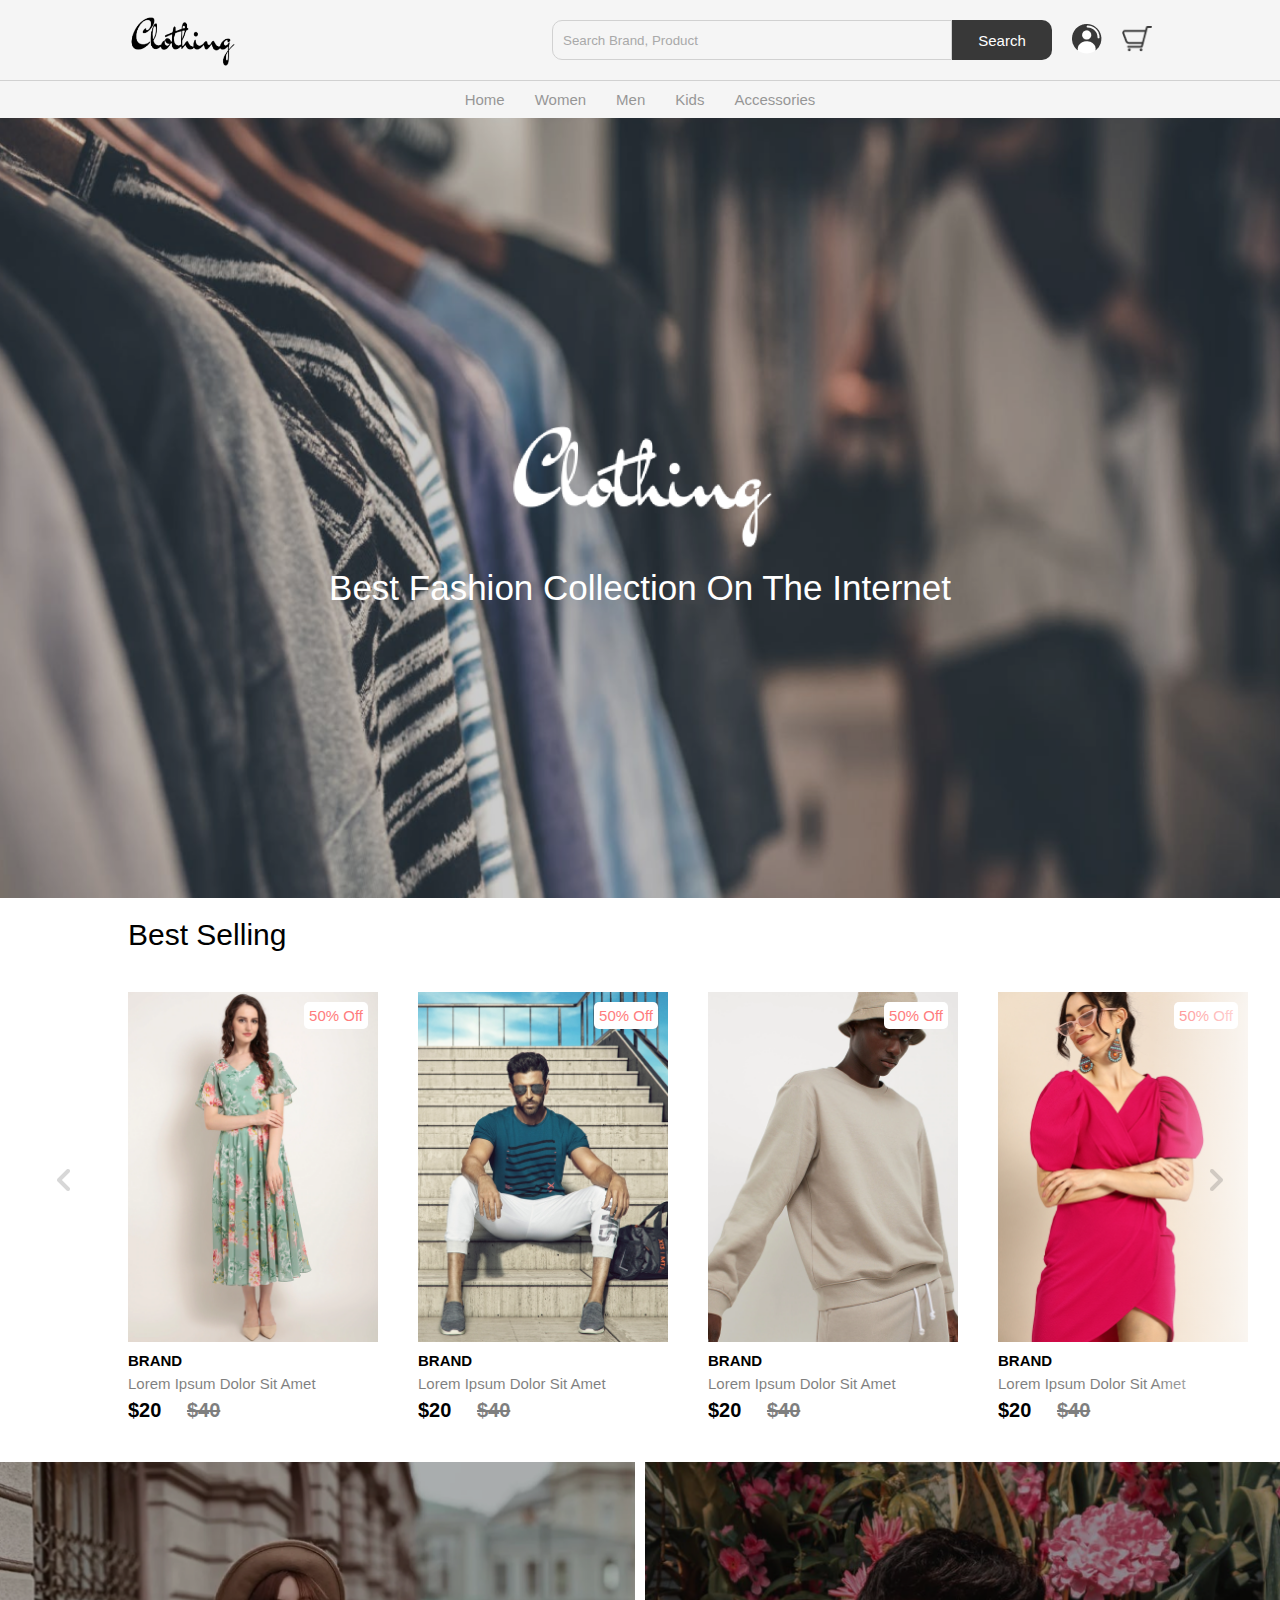
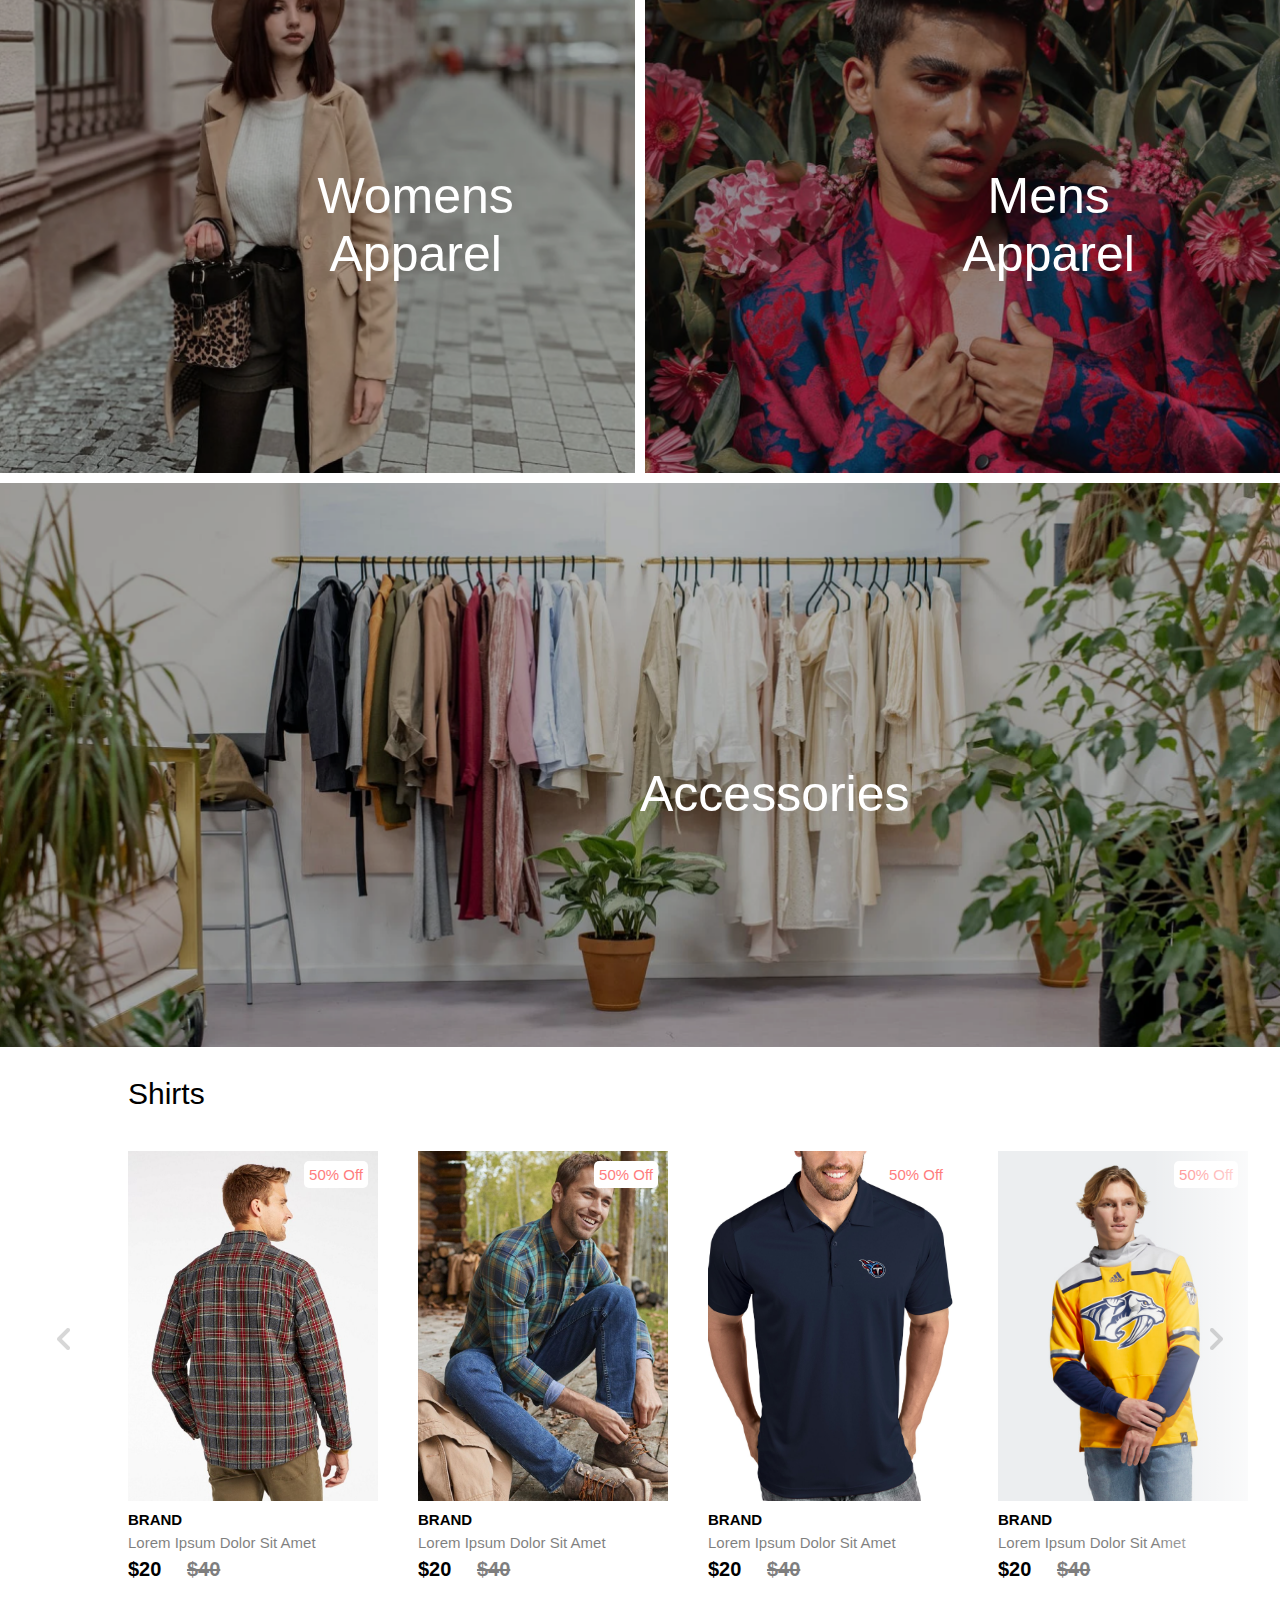
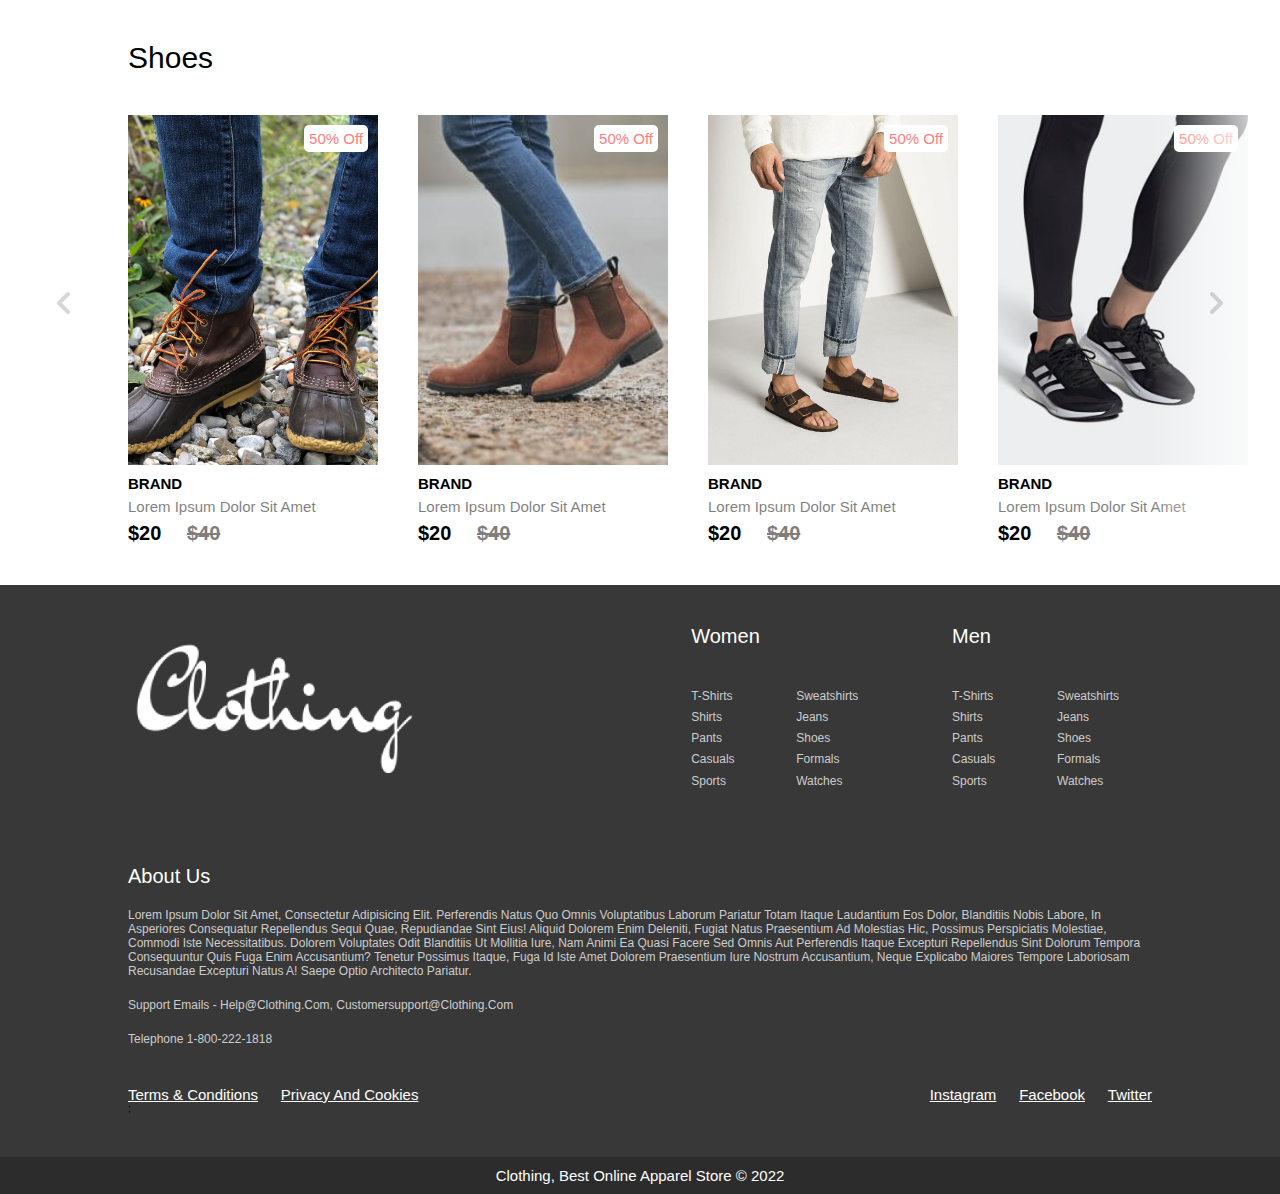
<file: public/index.html>
<!DOCTYPE html>
<html lang="en">
<head>
    <meta charset="UTF-8">
    <meta http-equiv="X-UA-Compatible" content="IE=edge">
    <meta name="viewport" content="width=device-width, initial-scale=1.0">
    <title>Clothing - Best Apparels Online Store</title>
    <link rel="stylesheet" href="css/home.css">
</head>
<body>

    <!-- navigation -->
    <nav class="navbar">
    </nav>

    <!-- hero section -->
    <header class="hero-section">
        <div class="content">
            <img src="img/light-logo.png" class="logo" alt="" />
            <p class="sub-heading">best fashion collection on the internet</p>
        </div>
    </header>


    <!-- cards container -->
    <section class="product">
        <h2 class="product-category">best selling</h2>
        <button class="previous-btn"><img src="img/arrow.png" alt=""></button>
        <button class="next-btn"><img src="img/arrow.png" alt=""></button>
        <div class="product-container">
            <div class="product-card">
                <div class="product-image">
                    <span class="discount-tag">50% off</span>
                    <img src="img/card1.png" alt="" class="product-thumb" />
                    <button class="card-btn">add to wishlist</button>
                </div>
                <div class="product-info">
                    <h2 class="product-brand">brand</h2>
                    <p class="product-description">Lorem ipsum dolor sit amet consectetur adipisicing.</p>
                    <span class="price">$20 <span class="actual-price">$40</span></span>
                </div>
            </div>
            <div class="product-card">
                <div class="product-image">
                    <span class="discount-tag">50% off</span>
                    <img src="img/card2.png" alt="" class="product-thumb" />
                    <button class="card-btn">add to wishlist</button>
                </div>
                <div class="product-info">
                    <h2 class="product-brand">brand</h2>
                    <p class="product-description">Lorem ipsum dolor sit amet consectetur adipisicing.</p>
                    <span class="price">$20 <span class="actual-price">$40</span></span>
                </div>
            </div>
            <div class="product-card">
                <div class="product-image">
                    <span class="discount-tag">50% off</span>
                    <img src="img/card3.png" alt="" class="product-thumb" />
                    <button class="card-btn">add to wishlist</button>
                </div>
                <div class="product-info">
                    <h2 class="product-brand">brand</h2>
                    <p class="product-description">Lorem ipsum dolor sit amet consectetur adipisicing.</p>
                    <span class="price">$20 <span class="actual-price">$40</span></span>
                </div>
            </div>
            <div class="product-card">
                <div class="product-image">
                    <span class="discount-tag">50% off</span>
                    <img src="img/card4.png" alt="" class="product-thumb" />
                    <button class="card-btn">add to wishlist</button>
                </div>
                <div class="product-info">
                    <h2 class="product-brand">brand</h2>
                    <p class="product-description">Lorem ipsum dolor sit amet consectetur adipisicing.</p>
                    <span class="price">$20 <span class="actual-price">$40</span></span>
                </div>
            </div>
            <div class="product-card">
                <div class="product-image">
                    <span class="discount-tag">50% off</span>
                    <img src="img/card5.png" alt="" class="product-thumb" />
                    <button class="card-btn">add to wishlist</button>
                </div>
                <div class="product-info">
                    <h2 class="product-brand">brand</h2>
                    <p class="product-description">Lorem ipsum dolor sit amet consectetur adipisicing.</p>
                    <span class="price">$20 <span class="actual-price">$40</span></span>
                </div>
            </div>
            <div class="product-card">
                <div class="product-image">
                    <span class="discount-tag">50% off</span>
                    <img src="img/card6.png" alt="" class="product-thumb" />
                    <button class="card-btn">add to wishlist</button>
                </div>
                <div class="product-info">
                    <h2 class="product-brand">brand</h2>
                    <p class="product-description">Lorem ipsum dolor sit amet consectetur adipisicing.</p>
                    <span class="price">$20 <span class="actual-price">$40</span></span>
                </div>
            </div>
            <div class="product-card">
                <div class="product-image">
                    <span class="discount-tag">50% off</span>
                    <img src="img/card7.png" alt="" class="product-thumb" />
                    <button class="card-btn">add to wishlist</button>
                </div>
                <div class="product-info">
                    <h2 class="product-brand">brand</h2>
                    <p class="product-description">Lorem ipsum dolor sit amet consectetur adipisicing.</p>
                    <span class="price">$20 <span class="actual-price">$40</span></span>
                </div>
            </div>
            <div class="product-card">
                <div class="product-image">
                    <span class="discount-tag">50% off</span>
                    <img src="img/card8.png" alt="" class="product-thumb" />
                    <button class="card-btn">add to wishlist</button>
                </div>
                <div class="product-info">
                    <h2 class="product-brand">brand</h2>
                    <p class="product-description">Lorem ipsum dolor sit amet consectetur adipisicing.</p>
                    <span class="price">$20 <span class="actual-price">$40</span></span>
                </div>
            </div>
        </div>
    </section>


    <!-- gallery/collection -->
    <section class="collection-container">
        <a href="#" class="collection">
            <img src="img/women-collection.png" alt="" />
            <p class="collection-title">womens <br> apparel</p>
        </a>
        <a href="#" class="collection">
            <img src="img/men-collection.png" alt="" />
            <p class="collection-title">mens <br> apparel</p>
        </a>
        <a href="#" class="collection">
            <img src="img/accessories-collection.png" alt="" />
            <p class="collection-title">accessories</p>
        </a>
    </section>

    <!-- card container -->
    <section class="product">
        <h2 class="product-category">Shirts</h2>
        <button class="previous-btn"><img src="img/arrow.png" alt=""></button>
        <button class="next-btn"><img src="img/arrow.png" alt=""></button>
        <div class="product-container">
            <div class="product-card">
                <div class="product-image">
                    <span class="discount-tag">50% off</span>
                    <img src="img/ll-bean-flannel.jpg" alt="" class="product-thumb" />
                    <button class="card-btn">add to wishlist</button>
                </div>
                <div class="product-info">
                    <h2 class="product-brand">brand</h2>
                    <p class="product-description">Lorem ipsum dolor sit amet consectetur adipisicing.</p>
                    <span class="price">$20 <span class="actual-price">$40</span></span>
                </div>
            </div>
            <div class="product-card">
                <div class="product-image">
                    <span class="discount-tag">50% off</span>
                    <img src="img/ll-bean-flannel-2.jpg" alt="" class="product-thumb" />
                    <button class="card-btn">add to wishlist</button>
                </div>
                <div class="product-info">
                    <h2 class="product-brand">brand</h2>
                    <p class="product-description">Lorem ipsum dolor sit amet consectetur adipisicing.</p>
                    <span class="price">$20 <span class="actual-price">$40</span></span>
                </div>
            </div>
            <div class="product-card">
                <div class="product-image">
                    <span class="discount-tag">50% off</span>
                    <img src="img/titans-polo.jpeg" alt="" class="product-thumb" />
                    <button class="card-btn">add to wishlist</button>
                </div>
                <div class="product-info">
                    <h2 class="product-brand">brand</h2>
                    <p class="product-description">Lorem ipsum dolor sit amet consectetur adipisicing.</p>
                    <span class="price">$20 <span class="actual-price">$40</span></span>
                </div>
            </div>
            <div class="product-card">
                <div class="product-image">
                    <span class="discount-tag">50% off</span>
                    <img src="img/predators-jersey.jpg" alt="" class="product-thumb" />
                    <button class="card-btn">add to wishlist</button>
                </div>
                <div class="product-info">
                    <h2 class="product-brand">brand</h2>
                    <p class="product-description">Lorem ipsum dolor sit amet consectetur adipisicing.</p>
                    <span class="price">$20 <span class="actual-price">$40</span></span>
                </div>
            </div>
            <div class="product-card">
                <div class="product-image">
                    <span class="discount-tag">50% off</span>
                    <img src="img/osasuna-kit.jpg" alt="" class="product-thumb" />
                    <button class="card-btn">add to wishlist</button>
                </div>
                <div class="product-info">
                    <h2 class="product-brand">brand</h2>
                    <p class="product-description">Lorem ipsum dolor sit amet consectetur adipisicing.</p>
                    <span class="price">$20 <span class="actual-price">$40</span></span>
                </div>
            </div>
            <div class="product-card">
                <div class="product-image">
                    <span class="discount-tag">50% off</span>
                    <img src="img/periphery-tee.jpg" alt="" class="product-thumb" />
                    <button class="card-btn">add to wishlist</button>
                </div>
                <div class="product-info">
                    <h2 class="product-brand">brand</h2>
                    <p class="product-description">Lorem ipsum dolor sit amet consectetur adipisicing.</p>
                    <span class="price">$20 <span class="actual-price">$40</span></span>
                </div>
            </div>
            <div class="product-card">
                <div class="product-image">
                    <span class="discount-tag">50% off</span>
                    <img src="img/spiritbox-tee.jpg" alt="" class="product-thumb" />
                    <button class="card-btn">add to wishlist</button>
                </div>
                <div class="product-info">
                    <h2 class="product-brand">brand</h2>
                    <p class="product-description">Lorem ipsum dolor sit amet consectetur adipisicing.</p>
                    <span class="price">$20 <span class="actual-price">$40</span></span>
                </div>
            </div>
            <div class="product-card">
                <div class="product-image">
                    <span class="discount-tag">50% off</span>
                    <img src="img/kol-tee.jpg" alt="" class="product-thumb" />
                    <button class="card-btn">add to wishlist</button>
                </div>
                <div class="product-info">
                    <h2 class="product-brand">brand</h2>
                    <p class="product-description">Lorem ipsum dolor sit amet consectetur adipisicing.</p>
                    <span class="price">$20 <span class="actual-price">$40</span></span>
                </div>
            </div>
        </div>
    </section>

        <!-- card container -->
    <section class="product">
        <h2 class="product-category">Shoes</h2>
        <button class="previous-btn"><img src="img/arrow.png" alt=""></button>
        <button class="next-btn"><img src="img/arrow.png" alt=""></button>
        <div class="product-container">
            <div class="product-card">
                <div class="product-image">
                    <span class="discount-tag">50% off</span>
                    <img src="img/ll-bean-boot.jpg" alt="" class="product-thumb" />
                    <button class="card-btn">add to wishlist</button>
                </div>
                <div class="product-info">
                    <h2 class="product-brand">brand</h2>
                    <p class="product-description">Lorem ipsum dolor sit amet consectetur adipisicing.</p>
                    <span class="price">$20 <span class="actual-price">$40</span></span>
                </div>
            </div>
            <div class="product-card">
                <div class="product-image">
                    <span class="discount-tag">50% off</span>
                    <img src="img/chelsea-boot.jpg" alt="" class="product-thumb" />
                    <button class="card-btn">add to wishlist</button>
                </div>
                <div class="product-info">
                    <h2 class="product-brand">brand</h2>
                    <p class="product-description">Lorem ipsum dolor sit amet consectetur adipisicing.</p>
                    <span class="price">$20 <span class="actual-price">$40</span></span>
                </div>
            </div>
            <div class="product-card">
                <div class="product-image">
                    <span class="discount-tag">50% off</span>
                    <img src="img/birkenstock.jpg" alt="" class="product-thumb" />
                    <button class="card-btn">add to wishlist</button>
                </div>
                <div class="product-info">
                    <h2 class="product-brand">brand</h2>
                    <p class="product-description">Lorem ipsum dolor sit amet consectetur adipisicing.</p>
                    <span class="price">$20 <span class="actual-price">$40</span></span>
                </div>
            </div>
            <div class="product-card">
                <div class="product-image">
                    <span class="discount-tag">50% off</span>
                    <img src="img/adidas-sneaker.jpg" alt="" class="product-thumb" />
                    <button class="card-btn">add to wishlist</button>
                </div>
                <div class="product-info">
                    <h2 class="product-brand">brand</h2>
                    <p class="product-description">Lorem ipsum dolor sit amet consectetur adipisicing.</p>
                    <span class="price">$20 <span class="actual-price">$40</span></span>
                </div>
            </div>
            <div class="product-card">
                <div class="product-image">
                    <span class="discount-tag">50% off</span>
                    <img src="img/vans-high-top.jpg " alt="" class="product-thumb" />
                    <button class="card-btn">add to wishlist</button>
                </div>
                <div class="product-info">
                    <h2 class="product-brand">brand</h2>
                    <p class="product-description">Lorem ipsum dolor sit amet consectetur adipisicing.</p>
                    <span class="price">$20 <span class="actual-price">$40</span></span>
                </div>
            </div>
            <div class="product-card">
                <div class="product-image">
                    <span class="discount-tag">50% off</span>
                    <img src="img/chacos.webp" alt="" class="product-thumb" />
                    <button class="card-btn">add to wishlist</button>
                </div>
                <div class="product-info">
                    <h2 class="product-brand">brand</h2>
                    <p class="product-description">Lorem ipsum dolor sit amet consectetur adipisicing.</p>
                    <span class="price">$20 <span class="actual-price">$40</span></span>
                </div>
            </div>
            <div class="product-card">
                <div class="product-image">
                    <span class="discount-tag">50% off</span>
                    <img src="img/adidas-wrestling.jpg" alt="" class="product-thumb" />
                    <button class="card-btn">add to wishlist</button>
                </div>
                <div class="product-info">
                    <h2 class="product-brand">brand</h2>
                    <p class="product-description">Lorem ipsum dolor sit amet consectetur adipisicing.</p>
                    <span class="price">$20 <span class="actual-price">$40</span></span>
                </div>
            </div>
            <div class="product-card">
                <div class="product-image">
                    <span class="discount-tag">50% off</span>
                    <img src="img/adidas-football-boots.jpg" alt="" class="product-thumb" />
                    <button class="card-btn">add to wishlist</button>
                </div>
                <div class="product-info">
                    <h2 class="product-brand">brand</h2>
                    <p class="product-description">Lorem ipsum dolor sit amet consectetur adipisicing.</p>
                    <span class="price">$20 <span class="actual-price">$40</span></span>
                </div>
            </div>
        </div>
    </section>

    <footer>
    </footer>

    <script src="js/nav.js"></script>
    <script src="js/footer.js"></script>
    <script src="js/home.js"></script>

</body>
</html>
</file>
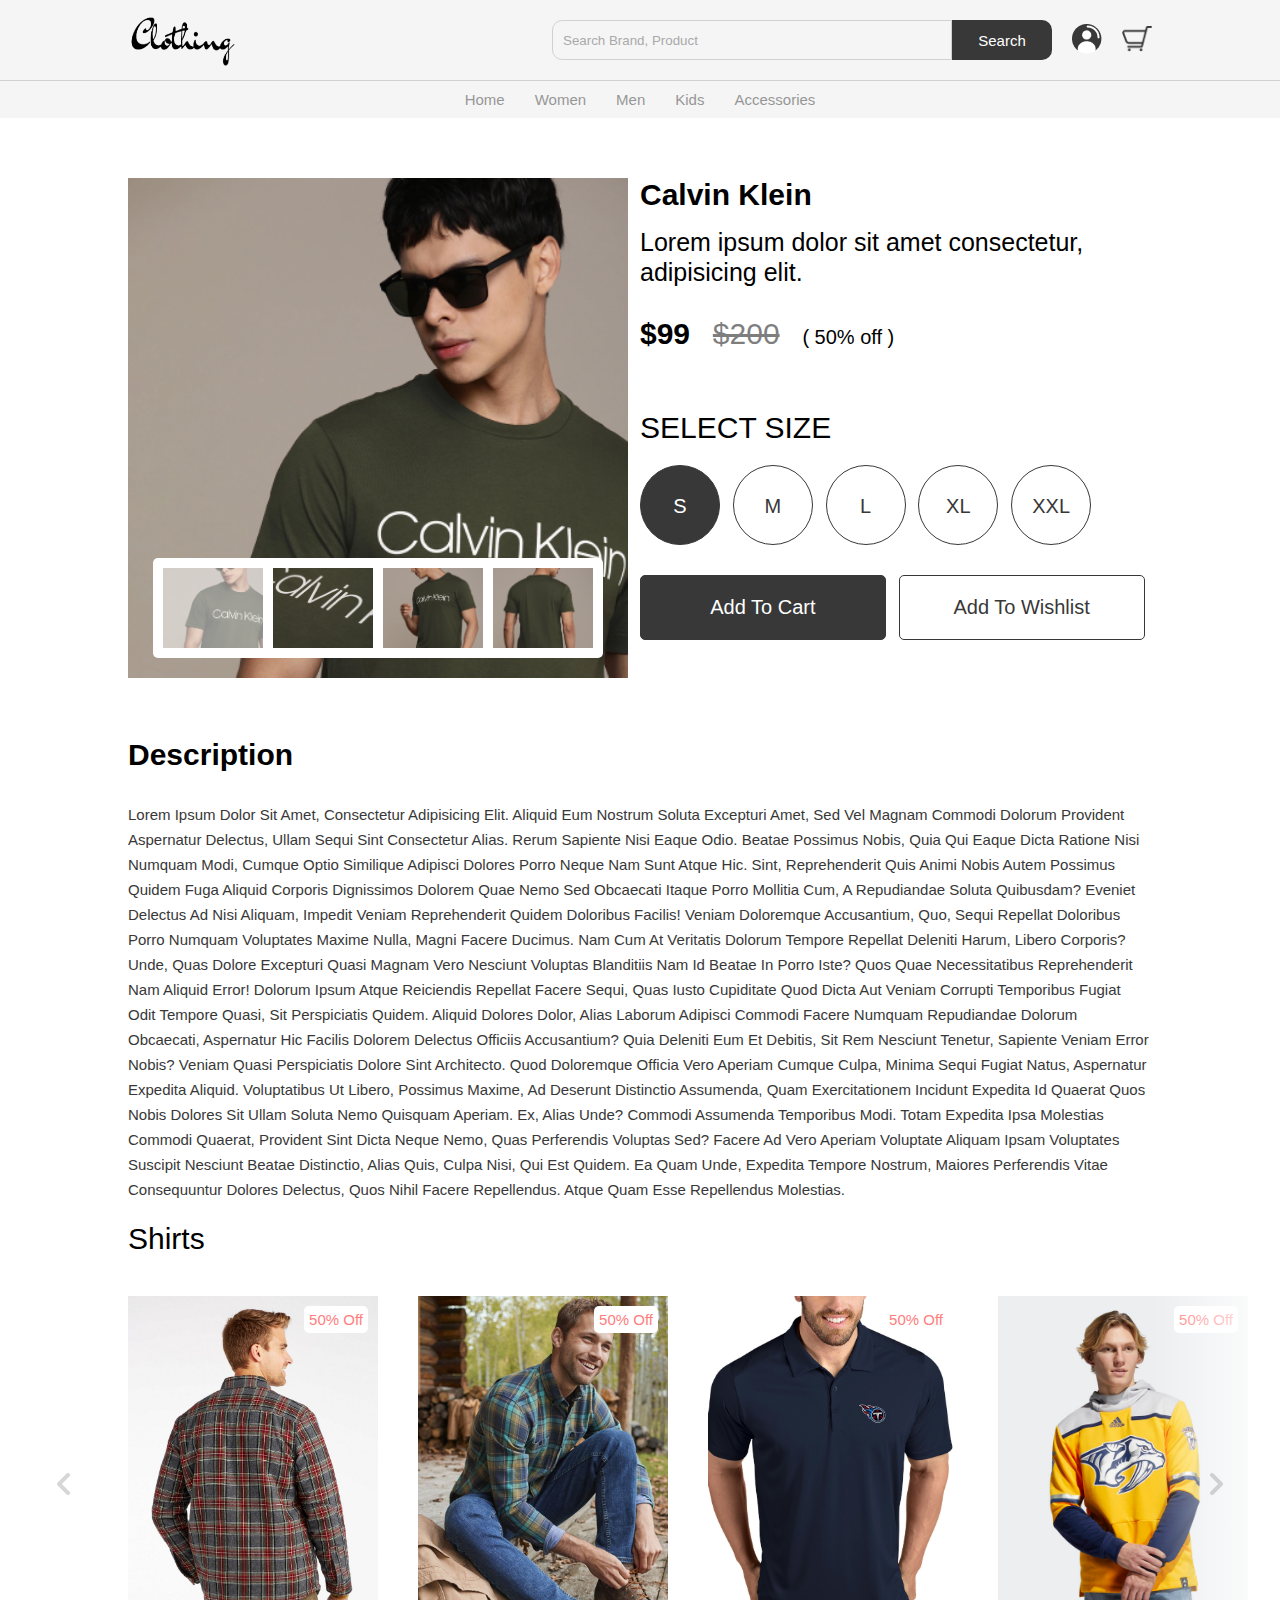
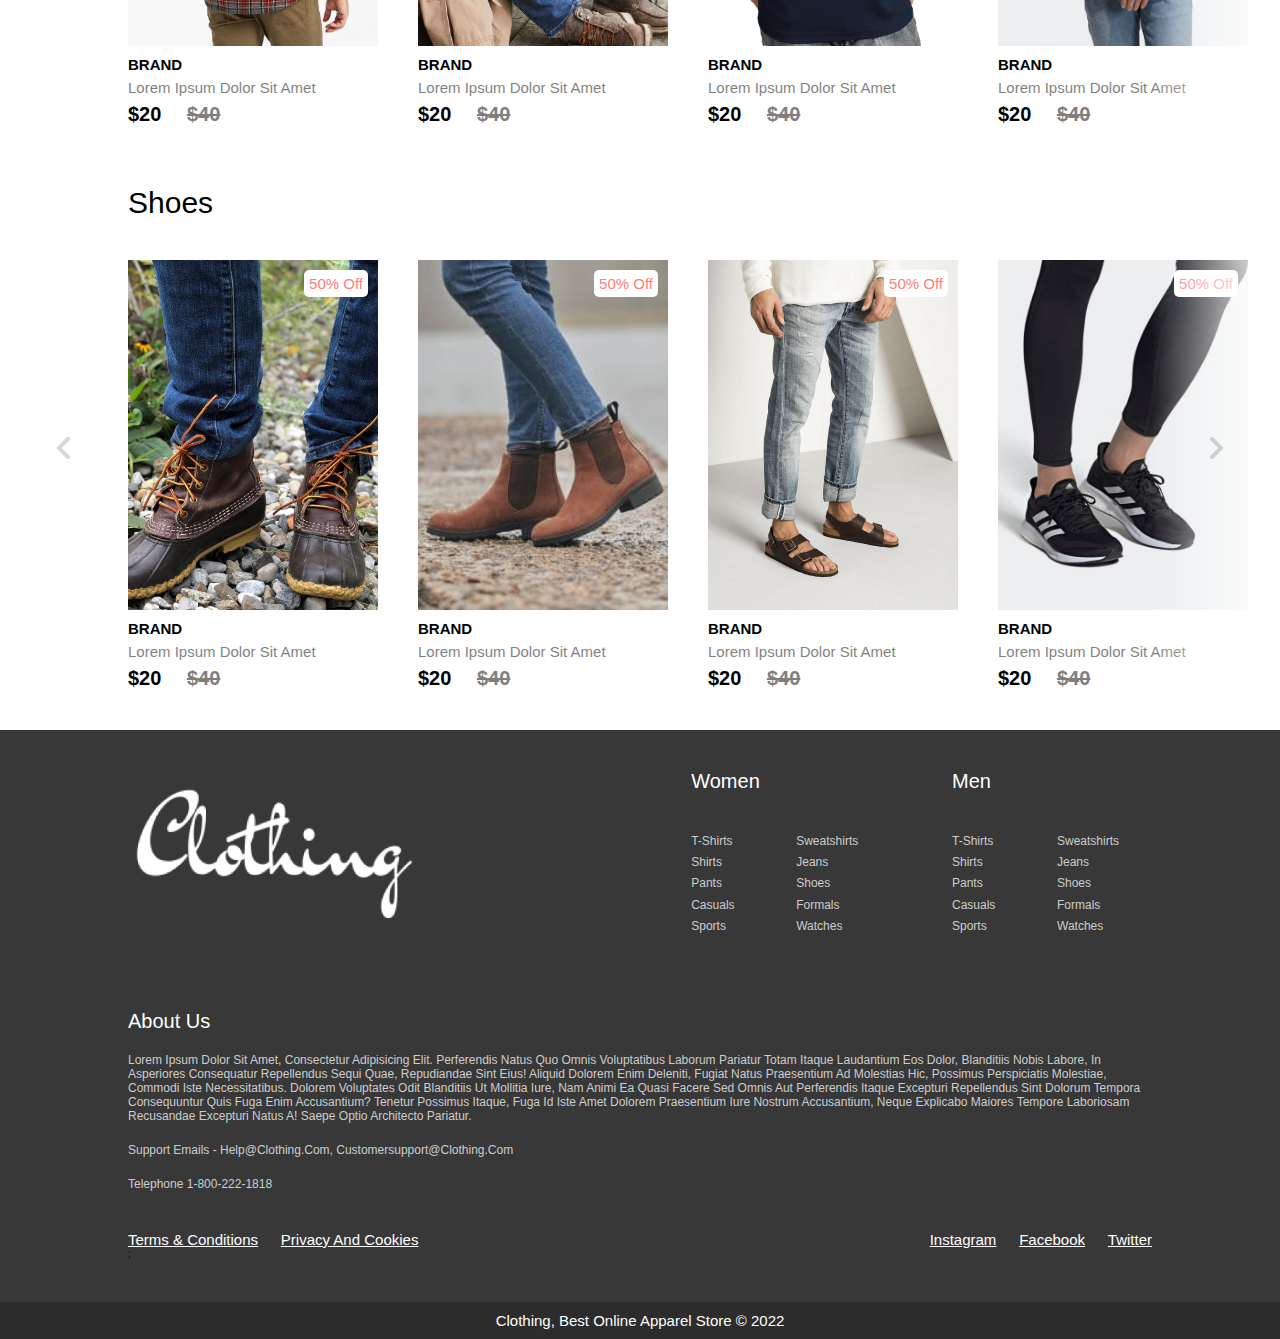
<file: public/product.html>
<!DOCTYPE html>
<html lang="en">
<head>
    <meta charset="UTF-8">
    <meta http-equiv="X-UA-Compatible" content="IE=edge">
    <meta name="viewport" content="width=device-width, initial-scale=1.0">
    <title>Product - </title>
    <link rel="stylesheet" href="css/home.css" />
    <link rel="stylesheet" href="css/product.css" />
</head>
<body>

    <!-- navigation -->
    <nav class="navbar"></nav>

    <section class="product-details">
        <div class="image-slider">
            <div class="product-images">
                <img src="img/product image 1.png" class="active" alt="" />
                <img src="img/product image 2.png" alt="" />
                <img src="img/product image 3.png" alt="" />
                <img src="img/product image 4.png" alt="" />
            </div>
        </div>
        <div class="details">
            <h2 class="product-brand">calvin klein</h2>
            <p class="product-short-desc">Lorem ipsum dolor sit amet consectetur, adipisicing elit.</p>
            <span class="product-price">$99</span>
            <span class="product-actual-price">$200</span>
            <span class="product-discount">( 50% off )</span>

            <p class="product-sub-heading">select size</p>
            <input type="radio" name="size" value="s" hidden id="s-size" checked />
            <label for="s-size" class="size-radio-btn check">s</label> 
            <input type="radio" name="size" value="m" hidden id="m-size" />
            <label for="m-size" class="size-radio-btn">m</label>
            <input type="radio" name="size" value="l" hidden id="l-size" />
            <label for="l-size" class="size-radio-btn">l</label>
            <input type="radio" name="size" value="xl" hidden id="xl-size" />
            <label for="xl-size" class="size-radio-btn">xl</label>
            <input type="radio" name="size" value="xxl" hidden id="xxl-size" />
            <label for="xxl-size" class="size-radio-btn">xxl</label>

            <button class="btn cart-btn">add to cart</button>
            <button class="btn wishlist-btn">add to wishlist</button>
        </div>
    </section>

    <section class="detail-description">
        <h2 class="heading">description</h2>
        <p class="description">Lorem ipsum dolor sit amet, consectetur adipisicing elit. Aliquid eum nostrum soluta excepturi amet, sed vel magnam commodi dolorum provident aspernatur delectus, ullam sequi sint consectetur alias. Rerum sapiente nisi eaque odio. Beatae possimus nobis, quia qui eaque dicta ratione nisi numquam modi, cumque optio similique adipisci dolores porro neque nam sunt atque hic. Sint, reprehenderit quis animi nobis autem possimus quidem fuga aliquid corporis dignissimos dolorem quae nemo sed obcaecati itaque porro mollitia cum, a repudiandae soluta quibusdam? Eveniet delectus ad nisi aliquam, impedit veniam reprehenderit quidem doloribus facilis! Veniam doloremque accusantium, quo, sequi repellat doloribus porro numquam voluptates maxime nulla, magni facere ducimus. Nam cum at veritatis dolorum tempore repellat deleniti harum, libero corporis? Unde, quas dolore excepturi quasi magnam vero nesciunt voluptas blanditiis nam id beatae in porro iste? Quos quae necessitatibus reprehenderit nam aliquid error! Dolorum ipsum atque reiciendis repellat facere sequi, quas iusto cupiditate quod dicta aut veniam corrupti temporibus fugiat odit tempore quasi, sit perspiciatis quidem. Aliquid dolores dolor, alias laborum adipisci commodi facere numquam repudiandae dolorum obcaecati, aspernatur hic facilis dolorem delectus officiis accusantium? Quia deleniti eum et debitis, sit rem nesciunt tenetur, sapiente veniam error nobis? Veniam quasi perspiciatis dolore sint architecto. Quod doloremque officia vero aperiam cumque culpa, minima sequi fugiat natus, aspernatur expedita aliquid. Voluptatibus ut libero, possimus maxime, ad deserunt distinctio assumenda, quam exercitationem incidunt expedita id quaerat quos nobis dolores sit ullam soluta nemo quisquam aperiam. Ex, alias unde? Commodi assumenda temporibus modi. Totam expedita ipsa molestias commodi quaerat, provident sint dicta neque nemo, quas perferendis voluptas sed? Facere ad vero aperiam voluptate aliquam ipsam voluptates suscipit nesciunt beatae distinctio, alias quis, culpa nisi, qui est quidem. Ea quam unde, expedita tempore nostrum, maiores perferendis vitae consequuntur dolores delectus, quos nihil facere repellendus. Atque quam esse repellendus molestias.</p>
    </section>

    <!-- card container -->
    <section class="product">
        <h2 class="product-category">Shirts</h2>
        <button class="previous-btn"><img src="img/arrow.png" alt=""></button>
        <button class="next-btn"><img src="img/arrow.png" alt=""></button>
        <div class="product-container">
            <div class="product-card">
                <div class="product-image">
                    <span class="discount-tag">50% off</span>
                    <img src="img/ll-bean-flannel.jpg" alt="" class="product-thumb" />
                    <button class="card-btn">add to wishlist</button>
                </div>
                <div class="product-info">
                    <h2 class="product-brand">brand</h2>
                    <p class="product-description">Lorem ipsum dolor sit amet consectetur adipisicing.</p>
                    <span class="price">$20 <span class="actual-price">$40</span></span>
                </div>
            </div>
            <div class="product-card">
                <div class="product-image">
                    <span class="discount-tag">50% off</span>
                    <img src="img/ll-bean-flannel-2.jpg" alt="" class="product-thumb" />
                    <button class="card-btn">add to wishlist</button>
                </div>
                <div class="product-info">
                    <h2 class="product-brand">brand</h2>
                    <p class="product-description">Lorem ipsum dolor sit amet consectetur adipisicing.</p>
                    <span class="price">$20 <span class="actual-price">$40</span></span>
                </div>
            </div>
            <div class="product-card">
                <div class="product-image">
                    <span class="discount-tag">50% off</span>
                    <img src="img/titans-polo.jpeg" alt="" class="product-thumb" />
                    <button class="card-btn">add to wishlist</button>
                </div>
                <div class="product-info">
                    <h2 class="product-brand">brand</h2>
                    <p class="product-description">Lorem ipsum dolor sit amet consectetur adipisicing.</p>
                    <span class="price">$20 <span class="actual-price">$40</span></span>
                </div>
            </div>
            <div class="product-card">
                <div class="product-image">
                    <span class="discount-tag">50% off</span>
                    <img src="img/predators-jersey.jpg" alt="" class="product-thumb" />
                    <button class="card-btn">add to wishlist</button>
                </div>
                <div class="product-info">
                    <h2 class="product-brand">brand</h2>
                    <p class="product-description">Lorem ipsum dolor sit amet consectetur adipisicing.</p>
                    <span class="price">$20 <span class="actual-price">$40</span></span>
                </div>
            </div>
            <div class="product-card">
                <div class="product-image">
                    <span class="discount-tag">50% off</span>
                    <img src="img/osasuna-kit.jpg" alt="" class="product-thumb" />
                    <button class="card-btn">add to wishlist</button>
                </div>
                <div class="product-info">
                    <h2 class="product-brand">brand</h2>
                    <p class="product-description">Lorem ipsum dolor sit amet consectetur adipisicing.</p>
                    <span class="price">$20 <span class="actual-price">$40</span></span>
                </div>
            </div>
            <div class="product-card">
                <div class="product-image">
                    <span class="discount-tag">50% off</span>
                    <img src="img/periphery-tee.jpg" alt="" class="product-thumb" />
                    <button class="card-btn">add to wishlist</button>
                </div>
                <div class="product-info">
                    <h2 class="product-brand">brand</h2>
                    <p class="product-description">Lorem ipsum dolor sit amet consectetur adipisicing.</p>
                    <span class="price">$20 <span class="actual-price">$40</span></span>
                </div>
            </div>
            <div class="product-card">
                <div class="product-image">
                    <span class="discount-tag">50% off</span>
                    <img src="img/spiritbox-tee.jpg" alt="" class="product-thumb" />
                    <button class="card-btn">add to wishlist</button>
                </div>
                <div class="product-info">
                    <h2 class="product-brand">brand</h2>
                    <p class="product-description">Lorem ipsum dolor sit amet consectetur adipisicing.</p>
                    <span class="price">$20 <span class="actual-price">$40</span></span>
                </div>
            </div>
            <div class="product-card">
                <div class="product-image">
                    <span class="discount-tag">50% off</span>
                    <img src="img/kol-tee.jpg" alt="" class="product-thumb" />
                    <button class="card-btn">add to wishlist</button>
                </div>
                <div class="product-info">
                    <h2 class="product-brand">brand</h2>
                    <p class="product-description">Lorem ipsum dolor sit amet consectetur adipisicing.</p>
                    <span class="price">$20 <span class="actual-price">$40</span></span>
                </div>
            </div>
        </div>
    </section>

        <!-- card container -->
    <section class="product">
        <h2 class="product-category">Shoes</h2>
        <button class="previous-btn"><img src="img/arrow.png" alt=""></button>
        <button class="next-btn"><img src="img/arrow.png" alt=""></button>
        <div class="product-container">
            <div class="product-card">
                <div class="product-image">
                    <span class="discount-tag">50% off</span>
                    <img src="img/ll-bean-boot.jpg" alt="" class="product-thumb" />
                    <button class="card-btn">add to wishlist</button>
                </div>
                <div class="product-info">
                    <h2 class="product-brand">brand</h2>
                    <p class="product-description">Lorem ipsum dolor sit amet consectetur adipisicing.</p>
                    <span class="price">$20 <span class="actual-price">$40</span></span>
                </div>
            </div>
            <div class="product-card">
                <div class="product-image">
                    <span class="discount-tag">50% off</span>
                    <img src="img/chelsea-boot.jpg" alt="" class="product-thumb" />
                    <button class="card-btn">add to wishlist</button>
                </div>
                <div class="product-info">
                    <h2 class="product-brand">brand</h2>
                    <p class="product-description">Lorem ipsum dolor sit amet consectetur adipisicing.</p>
                    <span class="price">$20 <span class="actual-price">$40</span></span>
                </div>
            </div>
            <div class="product-card">
                <div class="product-image">
                    <span class="discount-tag">50% off</span>
                    <img src="img/birkenstock.jpg" alt="" class="product-thumb" />
                    <button class="card-btn">add to wishlist</button>
                </div>
                <div class="product-info">
                    <h2 class="product-brand">brand</h2>
                    <p class="product-description">Lorem ipsum dolor sit amet consectetur adipisicing.</p>
                    <span class="price">$20 <span class="actual-price">$40</span></span>
                </div>
            </div>
            <div class="product-card">
                <div class="product-image">
                    <span class="discount-tag">50% off</span>
                    <img src="img/adidas-sneaker.jpg" alt="" class="product-thumb" />
                    <button class="card-btn">add to wishlist</button>
                </div>
                <div class="product-info">
                    <h2 class="product-brand">brand</h2>
                    <p class="product-description">Lorem ipsum dolor sit amet consectetur adipisicing.</p>
                    <span class="price">$20 <span class="actual-price">$40</span></span>
                </div>
            </div>
            <div class="product-card">
                <div class="product-image">
                    <span class="discount-tag">50% off</span>
                    <img src="img/vans-high-top.jpg " alt="" class="product-thumb" />
                    <button class="card-btn">add to wishlist</button>
                </div>
                <div class="product-info">
                    <h2 class="product-brand">brand</h2>
                    <p class="product-description">Lorem ipsum dolor sit amet consectetur adipisicing.</p>
                    <span class="price">$20 <span class="actual-price">$40</span></span>
                </div>
            </div>
            <div class="product-card">
                <div class="product-image">
                    <span class="discount-tag">50% off</span>
                    <img src="img/chacos.webp" alt="" class="product-thumb" />
                    <button class="card-btn">add to wishlist</button>
                </div>
                <div class="product-info">
                    <h2 class="product-brand">brand</h2>
                    <p class="product-description">Lorem ipsum dolor sit amet consectetur adipisicing.</p>
                    <span class="price">$20 <span class="actual-price">$40</span></span>
                </div>
            </div>
            <div class="product-card">
                <div class="product-image">
                    <span class="discount-tag">50% off</span>
                    <img src="img/adidas-wrestling.jpg" alt="" class="product-thumb" />
                    <button class="card-btn">add to wishlist</button>
                </div>
                <div class="product-info">
                    <h2 class="product-brand">brand</h2>
                    <p class="product-description">Lorem ipsum dolor sit amet consectetur adipisicing.</p>
                    <span class="price">$20 <span class="actual-price">$40</span></span>
                </div>
            </div>
            <div class="product-card">
                <div class="product-image">
                    <span class="discount-tag">50% off</span>
                    <img src="img/adidas-football-boots.jpg" alt="" class="product-thumb" />
                    <button class="card-btn">add to wishlist</button>
                </div>
                <div class="product-info">
                    <h2 class="product-brand">brand</h2>
                    <p class="product-description">Lorem ipsum dolor sit amet consectetur adipisicing.</p>
                    <span class="price">$20 <span class="actual-price">$40</span></span>
                </div>
            </div>
        </div>
    </section>

    <footer></footer>

    <script src="js/nav.js"></script>
    <script src="js/footer.js"></script>
    <script src="js/home.js"></script>
    <script src="js/product.js"></script>
</body>
</html>
</file>
<file: public/css/home.css>
@import url(root.css);
@import url(navbar.css);
@import url(footer.css);

/* Hero Section */
.hero-section {
    width: 100%;
    height: calc(100vh - 12rem);
    background-image: url('../img/header.png');
    background-size: cover;
    display: flex;
    justify-content: center;
    align-items: center;
}

.hero-section .logo {
    height: 15rem;
    display: block;
    margin: auto;
}

.hero-section .sub-heading {
    margin-top: 1rem;
    text-align: center;
    color: var(--text-white);
    text-transform: capitalize;
    font-size: 3.5rem;
    font-weight: 300;
}

/* Products Section */
.product {
    position: relative;
    overflow: hidden;
    padding: 2rem 0;
}

.product-category {
    padding: 0 10vw;
    font-size: 3rem;
    font-weight: 300;
    margin-bottom: 4rem;
    text-transform: capitalize;
}

.product-container {
    padding: 0 10vw;
    display: flex;
    overflow-x: hidden;
    scroll-behavior: smooth ;
}

.product-container::webkit-scrollbar {
    display: none;
}

.product-card {
    flex: 0 0 auto;
    width: 25rem;
    height: 45rem;
    margin-right: 4rem; 
}

.product-image {
    position: relative;
    width: 100%;
    height: 35rem;
    overflow: hidden;
}

.product-thumb {
    width: 100%;
    height: 35rem;
    object-fit: cover;
}

.discount-tag {
    position: absolute;
    background: var(--bg-white);
    padding: .5rem;
    border-radius: .5rem;
    color: #ff7d7d;
    top: 1rem;
    right: 1rem;
    font-size: 1.5rem;
    text-transform: capitalize;
}

.card-btn {
    position: absolute;
    bottom: 1rem;
    left: 50%;
    transform: translateX(-50%);
    padding: 1rem;
    width: 90%;
    text-transform: capitalize;
    border: none;
    outline: none;
    background: var(--dark-clr);
    color: var(--text-white);
    border-radius: .5rem;
    transition: 0.5s ease-in;
    cursor: pointer;
    opacity: 0;
}

.product-card:hover .card-btn {
    opacity: 1;
}

.card-btn:hover {
    background: #efefef;
}

.product-info {
    width: 100%;
    height: 10rem;
    padding-top: 1rem;
}

.product-brand {
    text-transform: uppercase;
}

.product-description {
    width: 100%;
    height: 2rem;
    line-height: 2rem;
    overflow: hidden;
    opacity: 0.5;
    text-transform: capitalize;
    font-size: 1.5rem;
    margin: .5rem 0;
}

.price {
    font-weight: 900;
    font-size: 2rem;
}

.actual-price {
    margin-left: 2rem;
    opacity: 0.5;
    text-decoration: line-through;
}

.previous-btn, .next-btn {
    border: none;
    width: 10vw;
    height: 100%;
    position: absolute;
    top: 0;
    display: flex;
    justify-content: center;
    align-items: center;
    background: linear-gradient(90deg, rgba(255, 255, 255, 0) 0%, #fff 100%);
    cursor: pointer;
    z-index: 8;
}

.previous-btn {
    left: 0;
    transform: rotate(180deg);
}

.next-btn {
    right: 0;
}

.previous-btn img, .next-btn img {
    opacity: 0.2;
}

.previous-btn:hover img, .next-btn:hover img {
    opacity: 1;
}

/* Gallery / Collection */
.collection-container {
    width: 100%;
    display: grid;
    grid-template-columns: repeat(2, 1fr);
    grid-gap: 1rem;
}

.collection {
    position: relative;
}

.collection img {
    width: 100%;
    height: 100%;
    object-fit: cover;
}

.collection p {
    position: absolute;
    top: 50%;
    left: 50%;
    transform: translateX(-50%, -50%);
    text-align: center;
    color: var(--text-white);
    font-size: 5rem;
    text-transform: capitalize;
}

.collection:nth-child(3) {
    grid-column: span 2;
    margin-bottom: 1rem;
}
</file>
<file: public/css/product.css>
@import url(root.css);

.product-details {
    width: 100%;
    padding: 6rem 10vw;
    display: flex;
    justify-content: space-between;
}

.image-slider {
    width: 50rem;
    height: 50rem;
    position: relative;
    background-image: url('../img/product\ image\ 1.png');
    background-size: cover;
}

.product-images {
    position: absolute;
    bottom: 2rem;
    left: 50%;
    transform: translateX(-50%);
    width: 90%;
    background: #fff;
    border-radius: .5rem;
    display: grid;
    grid-template-columns: repeat(4, 1fr);
    height: 10rem;
    grid-gap: 1rem;
    padding: 1rem;
}

.product-images img {
    width: 100%;
    height: 8rem;
    object-fit: cover;
    cursor: pointer;
}

.product-images img.active {
    opacity: .5;
}

.details {
    width: 50%;
}

.details .product-brand {
    text-transform: capitalize;
    font-size: 3rem;
}

.details .product-short-desc {
    font-size: 2.5rem;
    line-height: 3rem;
    height: auto;
    margin: 1.5rem 0 3rem;
}

.product-price {
    font-weight: 700;
    font-size: 3rem;
}

.product-actual-price {
    font-size: 3rem;
    opacity: .5;
    text-decoration: line-through;
    margin: 0 2rem;
    font-weight: 300;
}

.product-discount {
    color: var(--text-red);
    font-size: 2rem;
}

.product-sub-heading {
    font-size: 3rem;
    text-transform: uppercase;
    margin: 6rem 0 1rem;
    font-weight: 300;
}

.size-radio-btn {
    display: inline-block;
    width: 8rem;
    height: 8rem;
    text-align: center;
    font-size: 2rem;
    border: .1rem solid var(--dark-clr);
    border-radius: 50%;
    margin: 1rem;
    margin-left: 0;
    line-height: 8rem;
    text-transform: uppercase;
    color: var(--dark-clr);
    cursor: pointer;
}

.size-radio-btn.check {
    background: var(--dark-clr);
    color: var(--text-white);
}

.btn {
    width: 48%;
    padding: 2rem;
    border-radius: .5rem;
    background: none;
    border: .1rem solid var(--dark-clr);
    color: var(--dark-clr);
    font-size: 2rem;
    cursor: pointer;
    margin: 2rem 0;
    text-transform: capitalize;
}

.cart-btn {
    margin-right: 2%;
    background: var(--dark-clr);
    color: var(--text-white);
}

.detail-description {
    padding: 0 10vw;
    text-transform: capitalize;
}

.heading {
    font-size: 3rem;
    margin-bottom: 3rem;
}

.description {
    color: var(--dark-clr);
    line-height: 2.5rem;
    font-size: 1.5rem;
}
</file>
